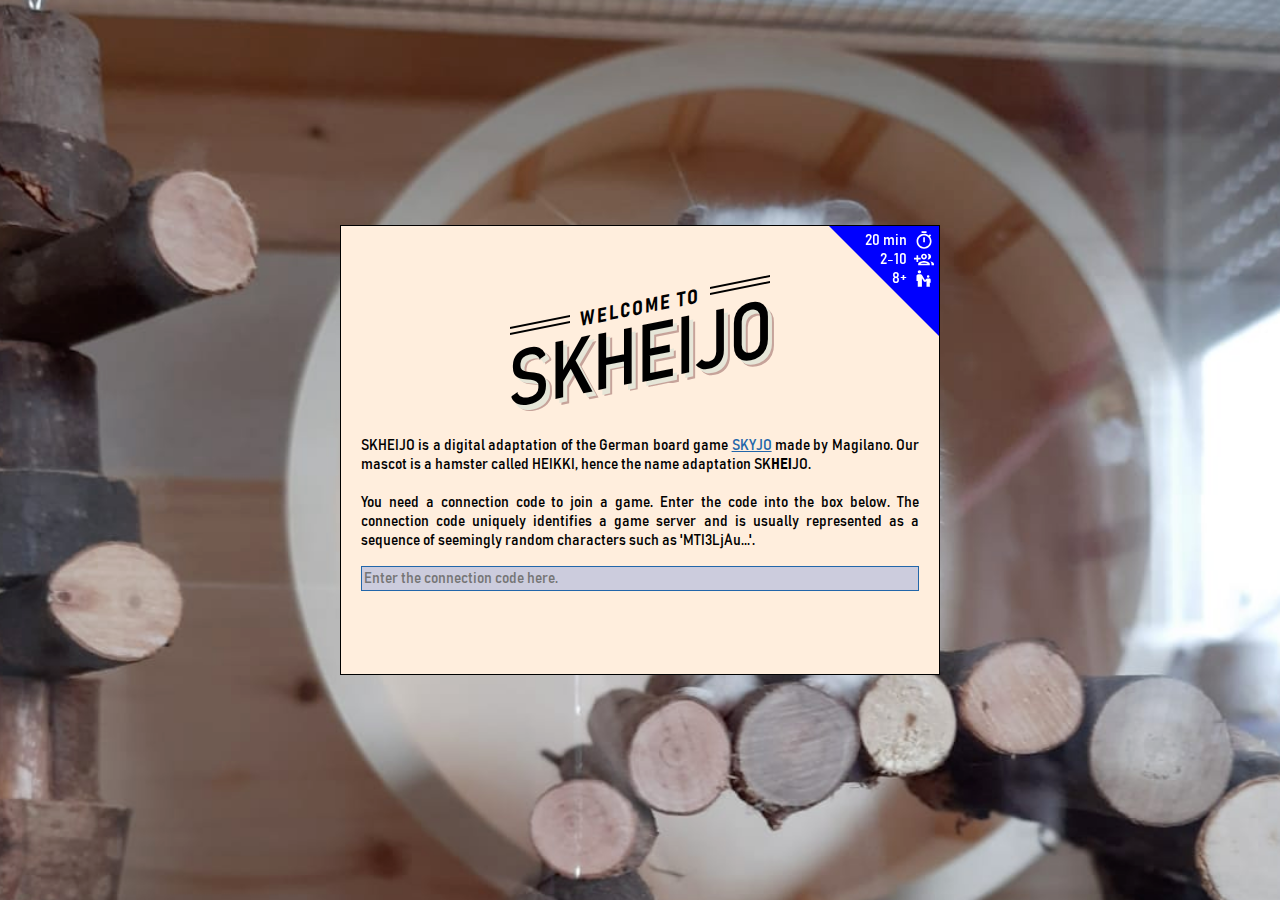
<file: web/index.html>
<!DOCTYPE html>
<html lang="en">
    <head>
        <meta charset="utf-8"/>
        <meta http-equiv="X-UA-Compatible" content="IE=edge"/>
        <meta http-equiv="X-UA-Compatible" content="chrome=1">
        <title>SKHEIJO</title>
        <!-- <meta id="viewport" name="viewport" content="width=device-width, initial-scale=1"> -->
        <meta id="viewport" name="viewport" content="user-scalable=yes">
        <link rel="preload" href="font/bahnschrift.woff2" as="font" type="font/woff2"/>
        <link rel="stylesheet" type="text/css" href="css/style.css"/>
        <link rel="icon" type="image/x-icon" href="img/favicon.ico"/>
        <link rel="shortcut icon" type="image/x-icon" href="img/favicon.ico"/>
        <link rel="preload" href="js/jquery.min.js" as="script"/>
    </head>
    <body>
        <canvas id="confetti-ego"></canvas>
        <div id="main-container">
            <div id="usage-container">
                <div id="usage-warning">
                    <h1>WARNING!</h1>
                    <noscript>
                        This site requires JavaScript to function properly.
                        Please enable JavaScript in your browser settings.
                    </noscript>
                    <div data-warning="version" class="hidden">
                        <p>
                            This site relies on modern web browser features such as ECMAScript 2017, modern CSS, async/await, flexboxes, etc. to provide a seamless experience.
                            <br/>
                            You seem to access this site from a older browser (<span id="current-browser"></span>) which only partially supports these featrues.
                            As such, it is advisable to switch to newer browser versions.
                            Please find an enumeration of supported browser versions below:
                        </p>
                        <table id="supported-browsers">
                        </table>
                        <hr/>
                    </div>
                    <div data-warning="size" class="hidden">
                        <p>
                            This site relies on your device to possess a screen with a minimum horizontal <b>AND</b> minimum vertical resolution of <span id="min-width">500</span> pixels.
                            </br>
                            You are seeing this message because your device might not have a screen large enough to display this page correctly.
                            Please note that some features might suffer and/or the page be unusable.
                        </p>
                        <p>
                            It is advisable to view this page on a tablet or computer, as these generally possess lager screens than mobile phones.
                        </p>
                        <hr/>
                    </div>
                    <button id="usage-warning-dismiss" class="hidden">
                        I KNOW WHAT I AM DOING.
                        &nbsp;
                        DISMISS THE WARNING.
                    </button>
                </div>
            </div>
            <div id="notification-container">
                <table width="100%">
                    <tr width="100%">
                        <td id="notification-icon"><img src="img/notifications.svg" width="30px"/></td>
                        <td id="notification-content" width="100%"></td>
                        <td id="notification-close"><img src="img/close.svg" width="30px"/></td>
                    </tr>
                </table>
            </div>
            <div id="unblock-container" class="hidden">
                <div id="unblock-instructions">
                    <h1>Certificate unblock instructions</h1>
                    <div id="instruction-selector">
                        <div class="tab-selector">
                            <div class="tab active" data-tab="chrome">Chrome</div>
                            <div class="tab" data-tab="safari">Safari</div>
                            <div class="tab" data-tab="firefox">Firefox</div>
                        </div>
                        <div class="tab-container">
                            <div class="tab" data-tab="chrome">
                                <ol>
                                    <li>Navigate to <a class="unblock-url" target="_blank" href></a>.</li>
                                    <li>
                                        You will be confronted with the following error message:
                                        <br/>
                                        <img src="img/certificate-instructions/chrome-1.png"/>
                                    </li>
                                    <li>
                                        Click on <kbd>Advanced</kbd>, and then on <kbd>Proceed to <span class="unblock-url"></span> (unsafe)</kbd>:
                                        <br/>
                                        <img src="img/certificate-instructions/chrome-2.png"/>
                                    </li>
                                    <li>
                                        You should now see a message stating that <span class="unblock-url"></span> is not returning any data:
                                        <br/>
                                        <img src="img/certificate-instructions/chrome-3.png"/>
                                        <br/>
                                        This means that everything is working as intended.
                                        You may now close the opened tab and reload this page.
                                        Contact the server administrator should the error still persist after a page reload.
                                    </li>
                                </ol>
                            </div>
                            <div class="tab hidden" data-tab="firefox">
                                <ol>
                                    <li>Navigate to <a class="unblock-url" target="_blank" href></a>.</li>
                                    <li>
                                        You will be confronted with the following error message:
                                        <br/>
                                        <img src="img/certificate-instructions/firefox-1.png"/>
                                    </li>
                                    <li>
                                        Click on <kbd>Advanced ...</kbd>, and then on <kbd>Accept the Risk and Continue</kbd>:
                                        <br/>
                                        <img src="img/certificate-instructions/firefox-2.png"/>
                                    </li>
                                    <li>
                                        You should now see a message stating that an error occurred while connecting to <span class="unblock-url"></span>:
                                        <br/>
                                        <img src="img/certificate-instructions/firefox-3.png"/>
                                        <br/>
                                        This means that everything is working as intended.
                                        You may now close the opened tab and reload this page.
                                        Contact the server administrator should the error still persist after a page reload.
                                    </li>
                                </ol>
                            </div>
                            <div class="tab hidden" data-tab="safari">
                                <ol>
                                    <li>Navigate to <a class="unblock-url" target="_blank" href></a>.</li>
                                    <li>
                                        You will be confronted with the following error message:
                                        <br/>
                                        <img src="img/certificate-instructions/safari-1.png"/>
                                    </li>
                                    <li>
                                        Click on <kbd>Show Details</kbd>, and then on <kbd>visit this website</kbd>:
                                        <br/>
                                        <img src="img/certificate-instructions/safari-2.png"/>
                                    </li>
                                    <li>
                                        Confirm that you want to visit the site:
                                        <br/>
                                        <img src="img/certificate-instructions/safari-3.png"/>
                                    </li>
                                    <li>
                                        You should now see a message stating that the connection to <span class="unblock-url"></span> was lost:
                                        <br/>
                                        <img src="img/certificate-instructions/safari-4.png"/>
                                        <br/>
                                        This means that everything is working as intended.
                                        You may now close the opened tab and reload this page.
                                        Contact the server administrator should the error still persist after a page reload.
                                    </li>
                                </ol>
                            </div>
                        </div>
                    </div>
                    <p>
                        <button id="close-unblock-container">Close instructions</button>
                    </p>
                </div>
            </div>
            <div id="login-container" class="hidden">
                <div id="login-form">
                    <div id="login-decoration">
                        <div class="decoration" data-decoration="time">20 min</div>
                        <div class="decoration" data-decoration="count">2-10</div>
                        <div class="decoration" data-decoration="age">8+</div>
                    </div>
                    <div id="login-loading">
                        <span>Connecting ...</span>
                    </div>
                    <div id="login-failed">
                        <span>
                            <h1>
                                <img src="img/failed.svg"/>
                                &nbsp;
                                Connection failed
                            </h1>
                            <p>
                                The connection code seems to be invalid or the game server could not be contacted.
                                Please try the following options should this issue persist over multiple retries:
                                <ul>
                                    <li>Verify that you entered the code correctly and that your internet connection is stable.</li>
                                    <li class="unblock-hint">
                                        This site uses an encryption certificate.
                                        Your web browser might be blocking the certificate for security reasons.
                                        <br/>
                                        <button id="unblock-cerificate">See instructions for un-blocking the certificate</button>
                                    </li>
                                    <li class="unblock-hint">
                                        Try using the un-encrypted variant of the site:
                                        <a class="insecure-url" href></a>
                                    </li>
                                    <li>
                                        Contact the person who gave you the connection code and/or the person who manages the game server.
                                        The reason could be that the game server is experiencing some down times.
                                        Furhtermore, the game server needs to be accessible to the wider internet.
                                        A connection failure may indicate that the server is inacessible due to firewall restrictions.
                                    </li>
                                </ul>
                            </p>
                            <button id="login-failed-dismiss">Dismiss message</button>
                        </span>
                    </div>
                    <div class="fancy-title">
                        <h3>WELCOME TO</h3>
                        <h1>SKHEIJO</h1>
                    </div>
                    <p>
                        SKHEIJO is a digital adaptation of the German board game <a href="https://www.magilano.com/produkt/skyjo" target="_blank">SKYJO</a> made by Magilano.
                        Our mascot is a hamster called HEIKKI, hence the name adaptation SK<b>HEI</b>JO.
                        <br/>
                        &nbsp;
                        <br/>
                        You need a connection code to join a game.
                        Enter the code into the box below.
                        The connection code uniquely identifies a game server and is usually represented as a sequence of seemingly random characters such as 'MTI3LjAu...'.
                    </p>
                    <input type="text" id="login-string" placeholder="Enter the connection code here."/>
                    <p>
                        <table width="100%">
                            <tr width="100%">
                                <td>
                                    <span id="login-hint" class="hidden">
                                        The code does not seem to be of the correct format.
                                    </span>
                                </td>
                                <td style="text-align: right">
                                    <button id="login-start" class="hidden">Connect ...</button>
                                </td>
                            </tr>
                        </table>
                    </p>
                </div>
            </div>
            <div id="username-container" class="hidden">
                <div id="username-form">
                    <h1>Welcome<span class="veteran"> back</span>!</h1>
                    <p>
                        In order to join a game, please select a name or alias.
                        <span class="veteran">
                            <br/>
                            This is the name you chose last time:
                        </span>
                    </p>
                    <p class="first-only">
                        It looks like you are currently connecting to the game for the first time.
                        We have therefore auto-generated a name for you.
                        You may change it below.
                        <br/>
                        You may also change the name at anytime in the settings menu.
                        <br/>
                        <br/>
                    </p>
                    <input type="text" id="username-input" placeholder="your name or alias" maxlength="32"/>
                    <p>
                        <div style="float:right">
                            <button id="username-generate">Generate a new name</button>
                            <button id="username-apply">Use the user name</button>
                        </div>
                    </p>
                    <span id="username-error"></span>
                </div>
            </div>
            <div id="game-container" class="hidden">
                <div class="menu-bar">
                    <div class="menu-item" data-tab="game"></div>
                    <div class="menu-item" data-tab="leaderboard"></div>
                    <div class="menu-item" data-tab="players"></div>
                    <div class="menu-item" data-tab="share"></div>
                    <div class="menu-item" data-tab="chat"></div>
                    <div class="menu-item" data-tab="notifications"></div>
                    <div class="menu-spacer"></div>
                    <div class="menu-item" data-tab="settings"></div>
                    <div class="menu-item" data-tab="help"></div>
                    <div class="menu-item" data-tab="logout"></div>
                </div>
                <div class="menu-content-holder">
                    <div id="main-game" class="menu-content hidden" data-tab="game">
                        <div class="game-state">
                            <table>
                                <tr>
                                    <td>
                                        Current game state:
                                    </td>
                                    <td id="game-state-text"></td>
                                </tr>
                                <tr>
                                    <td>
                                        Connected players:
                                    </td>
                                    <td id="game-player-count"></td>
                                </tr>
                            </table>
                            <button id="game-join" class="hidden">Join Game</button>
                            <button id="game-leave" class="hidden">Leave Game</button>
                            <button id="admin-start-game" class="admin-only hidden">Start Game</button>
                            <button id="admin-stop-game" class="admin-only hidden">Stop Game</button>
                            <button id="admin-reset-game" class="admin-only hidden">Clear/Reset Game</button>
                        </div>
                        <div class="playing-field-holder">
                            <div id="players" class="playing-field">
                            </div>
                        </div>
                        <div class="ego-side">
                            <div id="ego-player"></div>
                            <div class="right-side">
                                <div class="piles">
                                    <div id="draw-pile" class="pile" data-annotation="draw pile" data-pile="draw"></div>
                                    <div id="discard-pile" class="pile" data-annotation="discard pile" data-pile="discard"></div>
                                    <div id="animation-pile" class="pile" data-pile="animation"></div>
                                </div>
                                <div id="instructions"></div>
                            </div>
                        </div>
                        <span id="final-round-warning"></span>
                    </div>
                    <div class="menu-content hidden" data-tab="players">
                        <h1>Player overview <span class="admin-only">and user management</span></h1>
                        <p>
                            The following list enumerates all players connected to the current server.
                            Note that not all players who are connected to the servers are part of the current game.
                            This occures e.g. when a player connects to the server <i>after</i> a game has been started.
                            Switch to the <a href="#leaderboard">leaderboard tab (<img src="img/menu-leaderboard.svg" style="height: .8em;"/>)</a> for an overview of all players in the current game.
                            <br/>
                            The following list highlights administrators with a badge (<img src="img/admin.svg" style="height: .8em;"/>).
                        </p>
                        <br/>
                        <p>
                            <span id="player-count">0</span> player(s) are currently connected:
                        </p>
                        <div id="player-list"></div>
                        <p class="admin-only">
                            <br/>
                            Players can be elevated to administrator by editing the document <code>server-config.json</code> and
                            adding the respective UUIDs to the <code>/admin_uuids</code>-element.
                            The server must not be running for the changes to take effect - they are overwritten otherwise.
                        </p>
                    </div>
                    <div class="menu-content hidden" data-tab="leaderboard">
                        <h1>Game League Table</h1>
                        <p>
                            The following list enumerates all players participating in the current game ordered by their current points.
                            Please note that the best SKHEIJO players aim for the lowest point score.
                        </p>
                        <div id="leaderboard-list"></div>
                        <br/>
                        <h1>All-time Server Highscores</h1>
                        <p>
                            The following list enumerates all highscores achieved by players on this server.
                            Please note that the best SKHEIJO players aim for the lowest point score.
                        </p>
                        <div id="highscore-list"></div>
                        <p class="admin-only">
                            To delete the server highscores, please navigate to the document <code>server-config.json</code> and remove
                            the element <code>/high_scores</code>.
                            The server must not be running for the changes to take effect - they are overwritten otherwise.
                        </p>
                    </div>
                    <div class="menu-content hidden" data-tab="notifications">
                        <h1>Notification Overview</h1>
                        <p>
                            The following list contains all notifications received from the server and other players in chronological order.
                            The most recent notification can be found at the top, while older notifications can be found further down the list.
                            Critical notifications or error warnings are prefixed with a circled exclamation mark (<img src="img/notifications-failure.svg" style="height: .8em;"/>).
                        </p>
                        <div class="notification-list-wrapper">
                            <div id="notification-list"></div>
                        </div>
                    </div>
                    <div class="menu-content hidden" data-tab="logout">
                        <h3>Are you sure that you want to logout?</h3>
                        <p>
                            <button id="logout-button">Yes. Log me out.</button>
                        </p>
                        <br/>
                        <p>
                            Press the following button if you want to be logged out <b><i>and</i></b> your identity removed.
                        </p>
                        <p>
                            <b>WARNING:</b>
                            The removal of your identity will reset your name and your administrator rights (should you possess any).
                        </p>
                        <p>
                            <button id="reset-logout-button">I know what I'm doing. Reset my identity and log me out.</button>
                        </p>
                    </div>
                    <div class="menu-content hidden" data-tab="share">
                        <h1>Share this game</h1>
                        <p>
                            In order to share a this game with somebody, use the share buttons or copy the following link:
                        </p>
                        <p style="font-size: 1.2em;">
                            <a id="share-url" href></a>
                        </p>
                        <div id="share-container">
                            <button class="share" data-service="whatsapp">WhatsApp</button>
                            <button class="share" data-service="twitter">Twitter</button>
                            <button class="share" data-service="facebook">Facebook</button>
                            <button class="share" data-service="threema">Threema</button>
                            <button class="share" data-service="reddit">Reddit</button>
                            <button class="share" data-service="linkedin">LinkedIn</button>
                            <button class="share" data-service="tumblr">Tumblr</button>
                            <button class="share" data-service="pinterest">Pinterest</button>
                            <button class="share" data-service="telegram">Telegram</button>
                            <button class="share" data-service="vk">ВКонта́кте</button>
                            <button class="share" data-service="skype">Skype</button>
                            <button class="share" data-service="sms">SMS</button>
                            <button class="share" data-service="email">E-Mail</button>
                            <button class="share" data-service="native">Share ...</button>
                        </div>
                        <div class="qr-wrapper"></div>
                    </div>
                    <div class="menu-content hidden" data-tab="help">
                        <h1>Help / About</h1>
                        <p>
                            [TODO]
                        </p>
                        <h2>Game Rules and Usage</h2>
                        <p>
                            SKHEIJO is a fairly straight-forward and simple game.
                            It consists of (at least) 150 cards, each with a numeric value reaching from -2 to +12.
                            The primary goal is to score as few points as possible.
                        </p>
                        <p>
                            A game of SKHEIJO is played as follows:
                        </p>
                        <p>
                            <ol>
                                <li>
                                    Two to ten players join a game.
                                    This can be done by clicking on the <kbd>Join Game</kbd>-button in the game tab.
                                    Please note that a game can only be joined if it has not yet been started.
                                </li>
                                <li>
                                    An administrator starts the game if two or more people have joined the game.
                                    <br/>
                                    <b>
                                        Note to Administrators:
                                    </b>
                                    This can either be done using the server command line
                                    by typing the command "<code>deal</code>" (short for "deal cards"), or by pressing
                                    the <kbd>Start Game</kbd>-button.
                                </li>
                                <li>
                                    After the game has been started, every player uncovers two cards.
                                    This can be done by tapping on any card with a blue outline:
                                    <br/>
                                    <img src="img/help/help-01.png" height="200"/>
                                    <img src="img/help/help-02.png" height="200"/>
                                </li>
                                <li>
                                    Each round is played as follows:
                                    <ol>
                                        <li>
                                            A blue border around the player's game field indicates that it is their turn to play.
                                        </li>
                                        <li>
                                            The current player can now draw a card from either the draw pile or the discard pile.
                                            This is done by dragging the card from the respective pile to the pile labelled "currently drawn".
                                            <br/>
                                            <img src="img/help/help-03.png" height="150"/>
                                            <img src="img/help/help-04.png" height="150"/>
                                        </li>
                                        <li>
                                            The player now has two possibilities:
                                            <ol>
                                                <li>
                                                    The player swaps the currently drawn card with one of their own.
                                                    This is performed by dragging the card onto the desired pile.
                                                    The destination pile can contain an uncovered or non-uncoverd card.
                                                    Valid dragging destinations are highlighted in green.
                                                    <br/>
                                                    <img src="img/help/help-05.png" height="200"/>
                                                    <img src="img/help/help-06.png" height="200"/>
                                                    <br/>
                                                    The player now discards the swapped card by dragging it onto the discard pile.
                                                    <br/>
                                                    <img src="img/help/help-07.png" height="150"/>
                                                </li>
                                                <li>
                                                    The player discards the currently drawn card.
                                                    This is performed by dragging the card onto the discard pile.
                                                    The player is then required to uncover one of their own cards.
                                                    This can be done by tapping any of the cards highlighted in blue.
                                                    <br/>
                                                    <!-- <img src="img/help/help-07.png" height="150"/> -->
                                                    <img src="img/help/help-08.png" height="200"/>
                                                    <img src="img/help/help-09.png" height="200"/>
                                                </li>
                                            </ol>
                                        </li>
                                        <li>
                                            If any action performed by the player (swapping cards, uncovering cards, etc.) results in a column of identical cards, the column will be removed immediately.
                                            <br/>
                                            <img src="img/help/help-10.png" height="200"/>
                                            <img src="img/help/help-11.png" height="200"/>
                                        </li>
                                    </ol>
                                </li>
                                <li>
                                    If a player's game field only consists of uncovered cards, the final round is initiated.
                                    All players are notified of the final round via a notification.
                                    <br/>
                                    <img src="img/help/help-14.png"/>
                                </li>
                                <li>
                                    After the final round has been played, all covered cards will be uncovered.
                                    Every player's point score is determined by the sum of all card values.
                                    The player with the lowest point score wins the game.
                                    <br/>
                                    <br/>
                                    <b>
                                        Please note that a player's final score will be doubled if he or she finishes last.
                                        It is therefore generally not advisable to initiate the final round.
                                    </b>
                                    <br/>
                                    <img src="img/help/help-12.png" height="200"/>
                                    <img src="img/help/help-13.png" height="200"/>
                                </li>
                            </ol>
                        </p>
                        TODO: usage instructions
                    </div>
                    <div class="menu-content hidden" data-tab="settings">
                        <h1>User Settings</h1>
                        <p>
                            The following text field contains your player UUID.
                            UUID stands for 'Universally Unique Identifier' and uniquely identifies you on the game server.
                            Do not share your UUID with other players &#8212; only with the server administrator when required to do so.
                            You can reset your UUID in the <a href="#logout">logout menu (<img src="img/menu-logout.svg" style="height: .8em;"/>)</a>.
                        </p>
                        <code id="user-uuid">{00000000-0000-0000-0000-000000000000}</code>
                        <p>
                            You can change your user name / alias in the text box below.
                            Confirm your change by typing <kbd>ENTER</kbd>.
                        </p>
                        <p>
                            <input id="user-name" type="text" placeholder="Username with a length of 2..32 characters" maxlength="32"/>
                        </p>
                        <span id="user-error"></span>
                        <br/>
                        <h1>Other Settings</h1>
                        <p>
                            TODO: auto login<br/>
                        </p>
                        <div class="admin-only">
                            <h1>Game Settings</h1>
                            <p>
                                You can change the number of initial rows and columns of cards for each player using the following two input fields:
                            </p>
                            <p>
                                <input id="init-board-rows" type="number" min="2" max="5" value="3" placeholder="3"/> Rows
                                &nbsp;x&nbsp;
                                <input id="init-board-cols" type="number" min="2" max="10" value="4" placeholder="4"/> Columns
                            </p>
                            <p>
                                <button id="change-init-board-size">Change the number of initial rows and columns</button>
                                <br/>
                                <b>Warning:</b>
                                Changing the size may cause the current game to be stopped and/or reset.
                            </p>
                            <p>
                                The initial board size may also be changed by navigating to the document <code>server-config.json</code>
                                and changing the values of <code>/init_board_size/rows</code> and <code>/init_board_size/rows</code> manually.
                                <br/>
                                The server must not be running for the changes to take effect -- they are overwritten otherwise.
                            </p>
                            <hr/>
                            <h1>Shut down the Server</h1>
                            <button id="shut-down-server">
                                I KNOW WHAT I'M DOING.
                                <br/>
                                I KNOW THAT I'LL HAVE TO RESTART THE SERVER MANUALLY.
                                I HAVE PHYSICALL ACCESS TO THE MACHINE ON WHICH THE SERVER IS RUNNING.
                                I KNOW HOW TO RESTART THE SERVER AND/OR HOW TO USE THE COMMAND LINE.
                            </button>
                        </div>
                    </div>
                    <div class="menu-content hidden" data-tab="chat">
                        <div class="chat-container">
                            <div class="chat-header">
                                <h1>Server-wide chat room</h1>
                                <span class="admin-only">
                                    <b>Note to Administrators:</b>
                                    You can edit and/or clear the chat by modifying the document
                                    <code>chat-messages.json</code> <b>after</b> shutting down the server.
                                </span>
                            </div>
                            <div id="chat-message-list" class="chat-messages"></div>
                            <div class="chat-footer">
                                <div id="chat-mention-menu" class="hidden"></div>
                                <div id="chat-input">
                                    <div class="input" contenteditable="true" spellcheck="true"></div>
                                    <div class="placeholder">Type your message here</div>
                                </div>
                                <div id="chat-mention"></div>
                                <div id="chat-send" class="hidden"></div>
                            </div>
                        </div>
                    </div>
                </div>
            </div>
            <div id="background-container">
                <div class="fancy-title">
                    <h1>SKHEIJO</h1>
                    <h3>A HEIKKI GAME</h3>
                </div>
            </div>
        </div>
        <script>
            var on_page_loaded = undefined;
        </script>
        <script type="text/javascript" src="js/jquery.min.js"></script>
        <script type="text/javascript" src="js/jquery-ui.min.js"></script>
        <script type="text/javascript" src="js/jquery-ui-touch.min.js"></script>
        <script type="text/javascript" src="js/confetti.js"></script>
        <script type="text/javascript" src="js/qrcode.js"></script>
        <script type="text/javascript" src="js/uuid.js"></script>
        <script type="text/javascript" src="js/browser.js"></script>
        <script type="text/javascript" src="js/script.js"></script>
        <script async src="https://www.googletagmanager.com/gtag/js?id=G-X58DTKP1DB"></script>
        <script>
            window.dataLayer = window.dataLayer || [];

            function gtag() { dataLayer.push(arguments); }

            gtag('js', new Date());
            gtag('config', 'G-X58DTKP1DB');
        </script>
    </body>
</html>
</file>
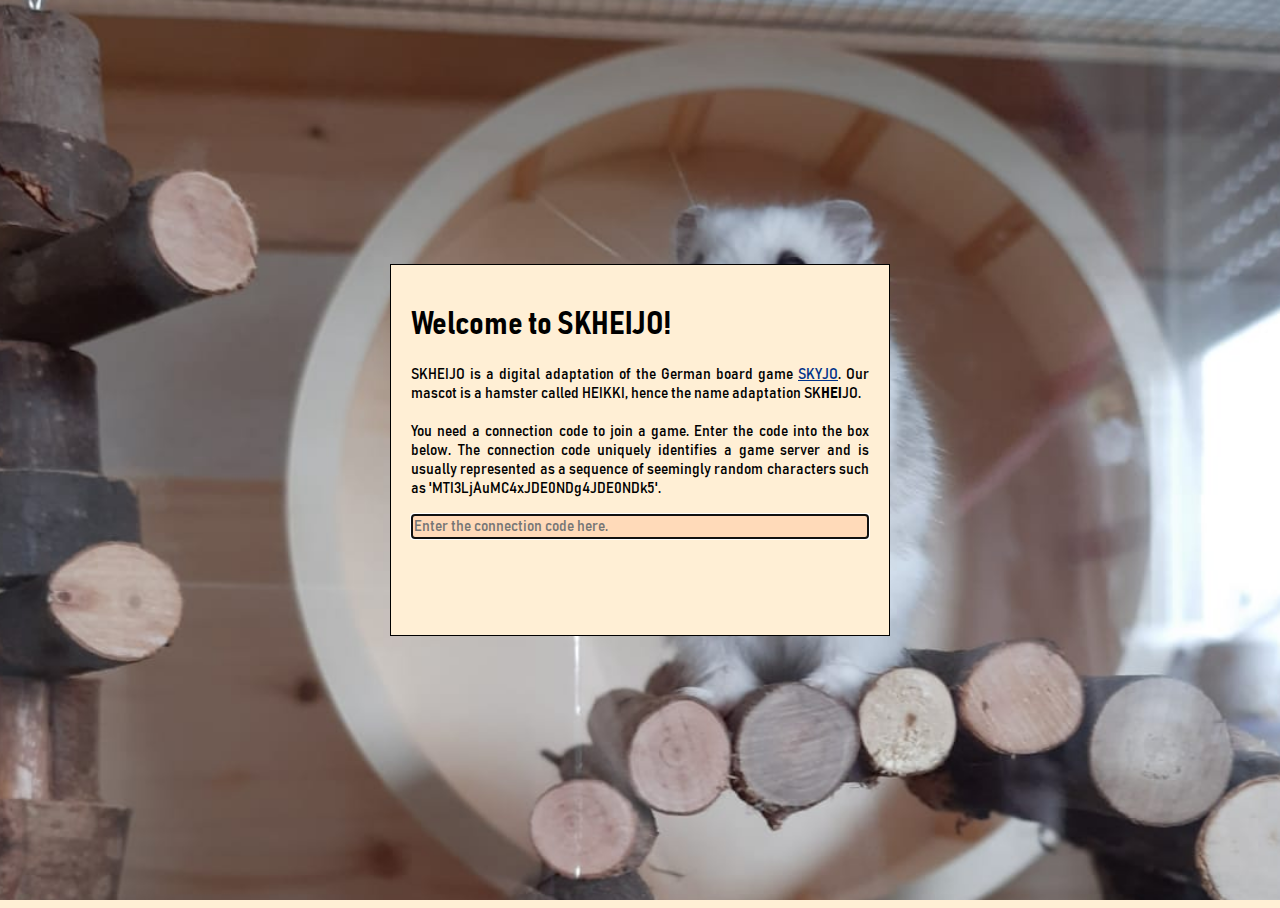
<file: Server/web/index.html>
<!DOCTYPE html>
<html lang="en">
    <head>
        <meta charset="utf-8"/>
        <meta http-equiv="X-UA-Compatible" content="IE=edge"/>
        <meta http-equiv="X-UA-Compatible" content="chrome=1">
        <title>SKHEIJO</title>
        <!-- <meta name="viewport" content="width=device-width, initial-scale=1"> -->
        <meta name="viewport" content="width=800, user-scalable=yes">
        <link rel="shortcut icon" type="image/x-icon" href="favicon.ico"/>
        <link rel="icon" type="image/x-icon" href="favicon.ico"/>
        <link rel="stylesheet" type="text/css" href="css/style.css"/>
    </head>
    <body>
        <div id="main-container">
            <div id="notification-container">
                <table width="100%">
                    <tr width="100%">
                        <td id="notification-icon"><img src="img/notifications.svg" width="30px"/></td>
                        <td id="notification-content" width="100%"></td>
                        <td id="notification-close"><img src="img/close.svg" width="30px"/></td>
                    </tr>
                </table>
            </div>
            <div id="login-container">
                <div id="login-form">
                    <div id="login-loading">
                        <span>Connecting ...</span>
                    </div>
                    <div id="login-failed">
                        <span>
                            <h1>Connection failed</h1>
                            <p>
                                The connection code seems to be invalid or the game server could not be contacted.
                                Please verify that you entered the code correctly and that your internet connection is stable.
                            </p>
                            <p>
                                Consider contacting the person who gave you the connection code should this error persist over multiple retries.
                                The reason could be that the game server is experiencing some down times.
                                Furhtermore, the game server needs to be accessible to the wider internet.
                                A connection failure may indicate that the server is inacessible due to firewall restrictions.
                            </p>
                            <button id="login-failed-dismiss">Dismiss message</button>
                        </span>
                    </div>
                    <h1>Welcome to SKHEIJO!</h1>
                    <p>
                        SKHEIJO is a digital adaptation of the German board game <a href="https://www.magilano.com/produkt/skyjo" target="_blank">SKYJO</a>.
                        Our mascot is a hamster called HEIKKI, hence the name adaptation SK<b>HEI</b>JO.
                        <br/>
                        &nbsp;
                        <br/>
                        You need a connection code to join a game.
                        Enter the code into the box below.
                        The connection code uniquely identifies a game server and is usually represented as a sequence of seemingly random characters such as 'MTI3LjAuMC4xJDE0NDg4JDE0NDk5'.
                    </p>
                    <input type="text" id="login-string" placeholder="Enter the connection code here."/>
                    <p>
                        <table width="100%">
                            <tr width="100%">
                                <td>
                                    <span id="login-hint" class="hidden">
                                        The code does not seem to be of the correct format.
                                    </span>
                                </td>
                                <td>
                                    <button id="login-start" class="hidden">Connect ...</button>
                                </td>
                            </tr>
                        </table>
                    </p>
                </div>
            </div>
            <div id="game-container">

            </div>
        </div>
        <script type="text/javascript" language="javascript" src="js/jquery.js"></script>
        <script type="text/javascript" language="javascript" src="js/guid.js"></script>
        <script type="text/javascript" language="javascript" src="js/cookie.js"></script>
        <script type="text/javascript" language="javascript" src="js/script.js"></script>
    </body>
</html>
</file>
<file: web/css/style.css>
@charset "UTF-8";
@import '../font/bahnschrift.css';


:root {
    --font-main: 'Bahnschrift', 'Helvetica', 'Arial', 'Lucida Grande', sans-serif;
    --font-mono: 'Consolas', 'Courier New', 'Courier', 'Lucida Console', 'Ubuntu Mono', monospace;

    --color-fg:                  #000;
    --color-gray:                #888;
    --color-bg:                  #FED;
    --color-bg-badge:            #9AE;
    --color-bg-transparent:      #FFEEDD99;
    --color-bg-hover:            #EDC;
    --color-bg-active:           #CB9;
    --color-control-bg:          #DCC;
    --color-control-bg-hover:    #CBB;
    --color-control-bg-active:   #BAA;
    --color-control-bg-disabled: var(--color-gray);
    --color-control-fg-disabled: #555;
    --color-control-fg-focused:  #26A;
    --color-control-bg-focused:  #CCD;
    --color-links:               #26A;

    --font-size: 12pt;

    --decoration-size: 110px;
    --badge-size: 50px;
    --menu-size: 50px;
    --min-width: 600px;
    --card-border: 4px;
    --card-height: 70px;
    --card-width: 50px;
    --player-width: 320px;
    --player-height: 300px;
    --player-scale: .8;

    background-color: var(--color-bg);
    font-family: var(--font-main);
    font-size: var(--font-size);
    color: var(--color-fg);
}

* {
    -webkit-box-sizing: border-box;
       -moz-box-sizing: border-box;
            box-sizing: border-box;

    transition: opacity .3s;
}

.hidden,
.hidden * {
    -webkit-touch-callout: none;
    -webkit-user-select: none;
     -khtml-user-select: none;
       -moz-user-select: none;
        -ms-user-select: none;
            user-select: none;
    pointer-events: none;
    opacity: 0;
}

.admin-only:not(.hidden),
.admin-only:not(.hidden) * {
    display: none;
}

#main-container.admin .admin-only:not(.hidden),
#main-container.admin .admin-only:not(.hidden) * {
    display: revert;
}

input,
button,
textarea {
    border-radius: 0px;
    border: 1px solid var(--color-fg);
    background-color: var(--color-control-bg);
    font-family: var(--font-main);
    font-size: var(--font-size);
    color: var(--color-fg);
    padding: 2px;

    transition: color .3s, background-color .3s;
}

input:hover,
button:hover {
    background-color: var(--color-control-bg-hover);
    border-color: var(--color-fg-hover);
    color: var(--color-fg-hover);
}

input:active,
button:active {
    background-color: var(--color-control-bg-active);
    border-color: var(--color-fg-active);
    color: var(--color-fg-active);
}

input:disabled,
input[disabled],
button:disabled,
button[disabled],
textarea:disabled,
textarea[disabled] {
    background-color: var(--color-control-bg-disabled);
    border-color: var(--color-control-fg-disabledled);
    color: var(--color-control-fg-disabledled);
}

button:focus,
input:focus {
    background-color: var(--color-control-bg-focused);
    border-color: var(--color-control-fg-focused);
    color: var(--color-control-fg-focused);
    outline: 0;
}

button,
input[type="button"] {
    cursor: pointer;
}

hr {
    border: 0px solid transparent;
    border-bottom: 1px solid var(--color-fg);
}

a {
    text-decoration: underline;
    color: var(--color-links);
    cursor: pointer;
}

kbd {
    background-color: var(--color-bg-active);
    border: 1px solid var(--color-gray);
    font-family: var(--font-main);
    padding: 3px;
}

li {
    margin: 3px;
}

.emoji {
    font-size: .8em;
}




html {
    /* overflow: hidden; */
    height: 100%;
}

body {
    overflow: hidden;
    min-height: 100%;
    margin: 0px;
}

body.ready {
    min-width: var(--min-width);
}

#confetti-ego,
#confetti-other,
#background-container {
    -webkit-touch-callout: none;
    -webkit-user-select: none;
     -khtml-user-select: none;
       -moz-user-select: none;
        -ms-user-select: none;
            user-select: none;
    background: transparent;
    pointer-events: none;
    height: 100%;
    width: 100%;
    bottom: 0px;
    right: 0px;
    left: 0px;
    top: 0px;
}

#confetti-ego {
    position: fixed;
    z-index: 5000;
}

#background-container {
    justify-content: center;
    align-items: center;
    position: fixed;
    display: flex;
    z-index: -10;
    opacity: 0;

    transition: opacity 2s;
    transition-delay: .2s;
}

body.ready #background-container {
    opacity: .5;
}

#background-container .fancy-title {
    transform: scale(2);
}

#main-container {
    background-image: url('../img/banner-vertical.png');
    background-position: center center;
    background-repeat: no-repeat;
    background-size: cover;
    position: fixed;
    height: 100%;
    width: 100%;
    bottom: 0px;
    right: 0px;
    left: 0px;
    top: 0px;
}

@media (min-aspect-ratio: 1/1) {
    #main-container {
        background-image: url('../img/banner-horizontal.png');
    }
}

#notification-container {
    border-radius: 10px;
    background-color: forestgreen;
    pointer-events: none;
    color: whitesmoke;
    justify-content: left;
    align-items: center;
    position: fixed;
    padding: 10px;
    z-index: 100;
    min-height: 50px;
    margin: 5px;
    right: 0px;
    left: 0px;
    top: 0px;

    transform: translateY(-200%);
    transition: all .4s;
}

#main-container[data-tab="game"] #notification-container {
    border-radius: 10px;
    min-width: 300px;
    margin: 5px;
    width: 50%;
    left: var(--menu-size);
    top: var(--menu-size);
    right: unset;
}

#notification-container.error {
    background-color: firebrick;
}

#notification-container.visible {
    transform: translateY(0%) !important;
    pointer-events: all;
}

#notification-close,
#notification-icon {
    padding: 0px 10px;
}

#notification-close {
    cursor: pointer;
}

#game-container,
#login-container,
#username-container,
#unblock-container,
#usage-container {
    align-content: center;
    align-items: center;
    position: absolute;
    display: flex;
    height: 100%;
    width: 100%;
    margin: 0px;
    bottom: 0px;
    right: 0px;
    left: 0px;
    top: 0px;
}

#login-container,
#username-container {
    justify-content: center;
    align-items: center;
    display: flex;
}

#login-form,
#username-form,
#usage-warning,
#unblock-instructions {
    border: 1px solid var(--color-fg);
    background-color: var(--color-bg);
    text-align: justify;
    word-break: normal;
    position: relative;
    /* overflow-y: auto; */
    padding: 20px;
    margin: auto;
    max-height: calc(100% - 100px);
    width: var(--min-width);
}

#usage-warning {
    background-color: lightcoral;
    color: darkred;
    z-index: 1000;
}

#usage-container hr {
    border: 0px solid transparent;
    border-bottom: 1px solid darkred;
}

#usage-warning-dismiss {
    border: 1px solid darkred;
    background-color: pink;
    font-weight: bold;
    color: darkred;
}

#usage-warning .hidden {
    display: none;
}

#login-decoration,
#login-loading,
#login-failed {
    pointer-events: none;
    position: absolute;
    margin: 0px;
    right: 0px;
    top: 0px;
}

#login-decoration {
    border: 0px solid transparent;
    height: var(--decoration-size);
    width: var(--decoration-size);
    justify-content: flex-start;
    flex-direction: column;
    align-items: flex-end;
    color: white;
    display: flex;
    z-index: 15;
}

#login-decoration::before {
    border: 0px solid transparent;
    border-left: var(--decoration-size) solid transparent;
    border-top: var(--decoration-size) solid blue;
    border-style: solid;
    position: absolute;
    content: '';
    z-index: -1;
    height: 0px;
    width: 0px;
    right: 0px;
}

#login-decoration .decoration {
    background-repeat: no-repeat;
    background-position: right;
    background-size: contain;
    background-size: 20px;
    padding-right: 27px;
    margin-right: 5px;
}

#login-decoration .decoration:first-of-type {
    margin-top: 5px;
}

#login-decoration .decoration[data-decoration="age"] {
    background-image: url('../img/decoration-child.svg');
}

#login-decoration .decoration[data-decoration="count"] {
    background-image: url('../img/decoration-group.svg');
}

#login-decoration .decoration[data-decoration="time"] {
    background-image: url('../img/decoration-time.svg');
}

.fancy-title {
    margin: 0px auto 50px auto;
    text-align: center;
    width: 100%;
}

#login-form .fancy-title {
    margin: 50px auto;
}

.fancy-title h1,
.fancy-title h3 {
    -webkit-transform: matrix(1, -.2, 0, 1, 0, 0);
        -ms-transform: matrix(1, -.2, 0, 1, 0, 0);
            transform: matrix(1, -.2, 0, 1, 0, 0);
}

.fancy-title h1 {
    text-shadow: 4px 5px #e6e6d8, 6px 7px #c6a39a;
    font-weight: normal;
    font-size: 80px;
    margin: -20px;
}

.fancy-title h3 {
    letter-spacing: .1em;
    position: relative;
    font-weight: 700;
    font-size: 20px;
    margin: 10px;
}

.fancy-title h3:before,
.fancy-title h3:after {
    border-bottom: 2px solid var(--color-fg);
    border-top: 2px solid var(--color-fg);
    position: absolute;
    content: '';
    height: 4px;
    width: 60px;
}

.fancy-title h3:before {
    margin: 5px 0 0 -70px;
}

.fancy-title h3:after {
    margin: 5px 0 0 10px;
}

#login-loading,
#login-failed {
    background-color: var(--color-bg);
    pointer-events: none;
    justify-content: center;
    align-items: center;
    display: none;
    height: 100%;
    width: 100%;
    bottom: 0px;
    left: 0px;

    opacity: 0;
}

#login-loading {
    z-index: 20;
}

#login-failed {
    z-index: 21;
}

#login-form.loading #login-loading,
#login-form.failed #login-failed {
    pointer-events: all;
    display: flex;
    opacity: 1;
}

#login-loading span {
    padding-bottom: 100px;
    font-size: 3em;
}

#login-loading span::after {
    background-image: url('../img/loading.svg');
    left: calc(50% - 50px);
    position: absolute;
    display: block;
    height: 100px;
    width: 100px;
    content: '';

    -webkit-animation: spin 6s linear infinite;
       -moz-animation: spin 6s linear infinite;
            animation: spin 6s linear infinite;
}

#login-failed span {
    text-align: justify;
    word-break: normal;
    padding: 20px;
}

#user-uuid,
#user-name,
#share-url,
#login-string,
#logout-button,
#username-input,
#login-failed-dismiss,
#close-unblock-container,
#usage-warning-dismiss,
#reset-logout-button,
#shut-down-server {
    width: 100%;
}

#login-start,
#username-apply,
#username-generate {
    min-width: 200px;
}

#login-hint {
    font-style: italic;
    font-weight: bold;
    font-size: .9em;
    color: firebrick;
}

@keyframes spin {
    100% {
        transform: rotate(360deg);
    }
}

#username-container .first-only,
#username-container:not(.first-time) .first-only {
    display: hidden;
}

#username-container.first-time .first-only {
    display: unset;
}

#username-error {
    font-style: italic;
    color: firebrick;
}

#game-container {
    position: fixed;
    height: 100%;
    bottom: unset;
}

#unblock-instructions {
    flex-direction: column;
    text-align: left;
    display: flex;
    height: 600px;
    z-index: 100;
}

#unblock-instructions img {
    max-width: 98%;
}

#unblock-cerificate {
    margin: 2px 0px 5px 0px;
    width: 350px;
}

#instruction-selector {
    border: 1px solid var(--color-fg);
    flex-flow: column;
    display: flex;
    min-height: 100px;
}

#instruction-selector .tab-selector {
    border-bottom: 1px solid var(--color-fg);
    background-color: var(--color-control-bg);
    flex-flow: row;
    display: flex;
    height: 40px;
    width: 100%;
}

#instruction-selector .tab-selector .tab {
    border-right: 1px solid var(--color-fg);
    background-color: var(--color-bg);
    justify-content: center;
    align-items: center;
    font-weight: bold;
    cursor: pointer;
    min-width: 70px;
    display: flex;
}

#instruction-selector .tab-container {
    overflow-y: auto;
    width: 100%;
    flex: 1;
}

#instruction-selector .tab-container .tab.hidden {
    display: none;
}

.menu-bar {
    border-right: 1px solid var(--color-fg);
    background-color: var(--color-bg);
    background-repeat: no-repeat;
    background-image: url('../img/icon.png');
    background-position: 5px 5px;
    background-size: calc(var(--menu-size) - 10px);
    position: absolute;
    flex-flow: column;
    overflow: auto;
    display: flex;
    padding: 50px 0px 0px 0px;
    height: 100%;
    width: calc(var(--menu-size) + 1px);
    z-index: 20;
    bottom: 0px;
    left: 0px;
    top: 0px;
}

.menu-spacer {
    /* min-height: var(--menu-size); */
    width: var(--menu-size);
    height: 100%;
}

.menu-item {
    background-position: center;
    background-repeat: no-repeat;
    background-size: calc(var(--menu-size) - 20px);
    min-height: var(--menu-size);
    height: var(--menu-size);
    width: var(--menu-size);
    cursor: pointer;
    padding: 10px;
}

.menu-item:hover,
#instruction-selector .tab-selector .tab:hover {
    background-color: var(--color-bg-hover);
}

.menu-item:active,
.menu-item.active,
#instruction-selector .tab-selector .tab:active,
#instruction-selector .tab-selector .tab.active {
    background-color: var(--color-bg-active);
}

.menu-item[data-tab="game"] {
    background-image: url('../img/menu-cards.svg');
    transform: rotate(180deg);
}

.menu-item[data-tab="leaderboard"] {
    background-image: url('../img/menu-leaderboard.svg');
}

.menu-item[data-tab="notifications"] {
    background-image: url('../img/menu-notifications.svg');
}

.menu-item[data-tab="settings"] {
    background-image: url('../img/menu-settings.svg');
}

.menu-item[data-tab="players"] {
    background-image: url('../img/menu-players.svg');
}

.menu-item[data-tab="share"] {
    background-image: url('../img/menu-share.svg');
}

.menu-item[data-tab="chat"] {
    background-image: url('../img/menu-chat.svg');
}

.menu-item[data-tab="help"] {
    background-image: url('../img/menu-help.svg');
}

.menu-item[data-tab="logout"] {
    background-image: url('../img/menu-logout.svg');
}

.menu-item::after {
    background-color: var(--color-bg);
    background-repeat: no-repeat;
    background-size: contain;
    position: relative;
    display: block;
    bottom: -16px;
    right: -16px;
    height: 16px;
    width: 16px;
}

.menu-item:hover::after {
    background-color: var(--color-bg-hover);
}

.menu-item:active::after,
.menu-item.active::after {
    background-color: var(--color-bg-active);
}

.menu-item[data-tab="notifications"][data-count]::after {
    content: '(' attr(data-count) ')';
    font-weight: bold;
    font-size: .8em;
}

#main-container.admin .menu-item[data-tab="players"]::after,
#main-container.admin .menu-item[data-tab="settings"]::after {
    background-image: url('../img/admin.svg');
    background-position: center;
    content: '';
}

.menu-content-holder {
    background-color: var(--color-bg-transparent);
    position: absolute;
    padding: 0px 0px 0px calc(var(--menu-size) + 1px);
    height: 100%;
    width: 100%;
    bottom: 0px;
    right: 0px;
    left: 0px;
    top: 0px;
}

.menu-content {
    text-align: justify;
    position: absolute;
    word-break: normal;
    word-wrap: normal;
    overflow-y: auto;
    padding: 20px;
    height: 100%;
}

.menu-content[data-tab="notifications"] {
    flex-direction: column;
    display: flex;
}

span.player-name {
    color: var(--color-control-fg-focused);
}

span.player-name[data-admin]::before,
span.player-name[data-server]::before {
    background-repeat: no-repeat;
    background-size: 100%;
    display: inline-block;
    content: '';
    height: .8em;
    width: .8em;
}

span.player-name[data-admin]::before {
    background-image: url('../img/admin.svg');
}

span.player-name[data-server]::before {
    background-image: url('../img/server.svg');
}

span.player-name[data-is-me]::after {
    background-color: var(--color-bg-badge);
    border: 1px solid var(--color-fg);
    color: var(--color-fg);
    border-radius: 30px;
    padding: 1.5px 3px;
    margin: 0px 4px;
    font-size: .7em;
    content: 'You';
}

#notification-container span.player-name {
    color: #aaf;
}

.notification-list-wrapper {
    position: relative;
    overflow-y: auto;
    height: 100%;
}

#player-list,
#highscore-list,
#leaderboard-list,
#notification-list {
    max-height: 100%;
}

#player-list table,
#highscore-list table,
#leaderboard-list table,
#notification-list table {
    border-collapse: collapse;
}

#player-list table,
#player-list tbody,
#player-list tr,
#highscore-list table,
#highscore-list tbody,
#highscore-list tr,
#leaderboard-list table,
#leaderboard-list tbody,
#leaderboard-list tr,
#notification-list table,
#notification-list tbody,
#notification-list tr {
    width: 100%;
}

#player-list td.admin-only {
    width: 130px;
}

#player-list td.admin-only button {
    width: 100%;
}

#player-list tr,
#player-list td,
#highscore-list tr,
#highscore-list td,
#leaderboard-list tr,
#leaderboard-list td,
#notification-list tr,
#notification-list td {
    height: 30px;
}

#player-list tr td.separator,
#player-list tr.separator td,
#highscore-list tr th,
#leaderboard-list tr th,
#highscore-list tr:not(:last-child) td,
#leaderboard-list tr:not(:last-child) td,
#notification-list tr:not(:last-child) td {
    border-bottom: 1px solid var(--color-fg);
}

#player-list td.level,
#notification-list td.status,
#highscore-list td.rank,
#leaderboard-list td.rank {
    width: 30px;
}

#player-list td.level {
    background-position: center center;
    background-repeat: no-repeat;
    background-size: 20px 20px;
}

#player-list td.level.admin {
    background-image: url('../img/admin.svg');
}

#player-list td.level.server {
    background-image: url('../img/server.svg');
}

#player-list td span:not(.emoji) {
    background-color: var(--color-bg-badge);
    border: 1px solid var(--color-fg);
    background-position: center;
    border-radius: 30px;
    margin-left: 10px;
    padding: 2px 7px;
    font-size: .7em;
}

#notification-list td.content {
    width: 100%;
}

#notification-list td.status {
    background-position: 0px center;
    background-repeat: no-repeat;
    background-size: 15px 15px;
    min-width: 20px;
}

#notification-list td.status.failure {
    background-image: url('../img/notifications-failure.svg');
}

#notification-list td.time {
    padding-right: 10px;
    text-align: right;
    min-width: 140px;
}

#leaderboard-list td.rank[data-rank] {
    background-image: url('../img/stars.png');
    background-position-x: -100%;
    background-repeat: no-repeat;
    background-size: cover;
}

#logout-button,
#reset-logout-button,
#shut-down-server,
#change-init-board-size {
    background-color: lightcoral;
    color: firebrick;
}

#share-container {
    flex-direction: row;
    flex-wrap: wrap;
    display: flex;
    width: 100%;
}

#share-container .share[data-service] {
    background-position: 3px center;
    background-repeat: no-repeat;
    background-size: 20px 20px;
    padding: 0px 0px 0px 20px;
    height: 40px;
    width: 160px;
    margin: 5px;
}

#share-container .share[data-service="whatsapp"] {
    background-image: url('../img/share-whatsapp.svg');
}

#share-container .share[data-service="twitter"] {
    background-image: url('../img/share-twitter.svg');
}

#share-container .share[data-service="facebook"] {
    background-image: url('../img/share-facebook.svg');
}

#share-container .share[data-service="instagram"] {
    background-image: url('../img/share-instagram.svg');
}

#share-container .share[data-service="threema"] {
    background-image: url('../img/share-threema.svg');
}

#share-container .share[data-service="reddit"] {
    background-image: url('../img/share-reddit.svg');
}

#share-container .share[data-service="linkedin"] {
    background-image: url('../img/share-linkedin.svg');
}

#share-container .share[data-service="tumblr"] {
    background-image: url('../img/share-tumblr.svg');
}

#share-container .share[data-service="pinterest"] {
    background-image: url('../img/share-pinterest.svg');
}

#share-container .share[data-service="telegram"] {
    background-image: url('../img/share-telegram.svg');
}

#share-container .share[data-service="vk"] {
    background-image: url('../img/share-vk.svg');
}

#share-container .share[data-service="skype"] {
    background-image: url('../img/share-skype.svg');
}

#share-container .share[data-service="sms"] {
    background-image: url('../img/share-sms.svg');
}

#share-container .share[data-service="email"] {
    background-image: url('../img/share-email.svg');
}

#share-container .share[data-service="native"] {
    background-image: url('../img/share-native.svg');
}

.qr-wrapper {
    justify-content: center;
    display: flex;
    padding: 10px;
}

.menu-content[data-tab="chat"] {
    position: relative;
    flex-flow: column;
    display: flex;
    padding: 0px;
    height: 100%;
    width: 100%;
}

.chat-container {
    flex-direction: column;
    position: relative;
    display: flex;
    height: 100%;
    width: auto;
}

.chat-container > * {
    position: relative;
    width: 100%;
}

.chat-header {
    border-bottom: 1px solid var(--color-fg);
    background-color: var(--color-bg);
    padding: 10px 10px 10px 20px;
}

.chat-messages {
    flex-direction: column;
    overflow: auto;
    display: flex;
    padding: 10px;
    flex-grow: 1;
}

.chat-messages .message {
    flex-direction: column;
    margin-bottom: 10px;
    margin-right: auto;
    margin-left: 0;
    /* min-width: 250px; */
    max-width: 90%;
    display: flex;
}

.chat-messages .message.chained {
    margin-bottom: 1px;
}

.chat-messages .message.outgoing {
    margin-right: 0;
    margin-left: auto;
    /* background-color: var(--color-bg-active); */
}

.chat-messages .message .message-content {
    border-radius: 10px;
    border: 1px solid var(--color-control-fg-disabled);
    background-color: var(--color-bg-hover);
    padding: 5px;
}

.chat-messages .message.outgoing .message-content {
    background-color: var(--color-bg-active);
}

.chat-messages .message .message-meta {
    flex-direction: row;
    display: flex;
}

.chat-messages .message.outgoing .message-meta {
    margin-right: auto;
}

.chat-footer {
    border-top: 1px solid var(--color-fg);
    background-color: var(--color-bg);
    padding-bottom: 20px;
    flex-direction: row;
    align-items: center;
    max-height: 250px;
    display: flex;
}

#chat-input {
    border-right: 1px solid var(--color-fg);
    border-bottom: 1px solid var(--color-fg);
    background-color: var(--color-control-bg);
    position: relative;
    overflow: auto;
    height: 100%;
    width: 100%;
}

#chat-input .input,
#chat-input .placeholder {
    font-size: 1.3em;
    padding: 5px;
    width: 100%;
    left: 0px;
    top: 0px;
}

#chat-input .input {
    white-space: pre-wrap;
    word-break: break-all;
    min-height: 100%;
}

#chat-input .placeholder {
    -webkit-touch-callout: none;
    -webkit-user-select: none;
     -khtml-user-select: none;
       -moz-user-select: none;
        -ms-user-select: none;
            user-select: none;
    pointer-events: none;
    position: absolute;
    font-style: italic;
    color: dimgray;
    height: 100%;
    opacity: 0;
}

#chat-input .input:empty ~ .placeholder {
    opacity: 1;
}

.chat-messages .message .message-content .player-name,
#chat-input .input .player-name {
    border-radius: 6px;
    /* border: 1px solid #2266aa77; */
    background: #77aaff33;
    padding: 1.5px;
    margin: 1px;
}

#chat-input .input .player-name::before,
#chat-input .input .player-name::after,
.chat-messages .message .message-content .player-name::before,
.chat-messages .message .message-content .player-name::after {
    content: unset;
    display: none;
}

#chat-send {
    background-image: url('../img/send-message.svg');
}

#chat-send.hidden {
    opacity: .4;
}

#chat-mention {
    background-image: url('../img/mention-user.svg');
}

#chat-mention-menu {
    border: 1px solid var(--color-fg);
    background: var(--color-bg);
    flex-direction: column;
    position: absolute;
    display: flex;
    bottom: 100%;
    margin: 5px;
    right: 0px;
    z-index: 1;
}

#chat-mention-menu .mention {
    background-color: var(--color-bg);
    cursor: pointer;
    padding: 10px;
}

#chat-send,
#chat-mention {
    background-color: var(--color-bg);
    background-repeat: no-repeat;
    background-position: center;
    background-size: 30px;
    cursor: pointer;
    height: 40px;
    width: 40px;
}

#chat-send:hover,
#chat-mention:hover,
#chat-mention-menu .mention:hover {
    background-color: var(--color-bg-hover);
}

#chat-send:active,
#chat-mention:active,
#chat-mention-menu .mention:active {
    background-color: var(--color-bg-active);
}

#main-game {
    flex-flow: column;
    display: flex;
    padding: 0px var(--menu-size) 0px 0px;
    height: 100%;
    width: 100%;
}

.game-state {
    border-bottom: 1px solid var(--color-fg);
    background-color: var(--color-bg);
    flex-direction: row;
    display: flex;
    min-height: 40px;
    width: 100%;
}

.game-state button {
    min-width: 100px;
    height: 30px;
    margin: auto;
}

.game-state button.hidden {
    display: none;
}

.playing-field-holder {
    overflow-y: scroll;
    flex: 1;
}

.playing-field {
    justify-content: space-evenly;
    align-content: center;
    align-items: center;
    flex-direction: row;
    flex-wrap: wrap;
    display: flex;
}

.other-player {
    height: calc(var(--player-height) * var(--player-scale));
    width: calc(var(--player-width) * var(--player-scale));
    margin: 5px;
}

.other-player .player {
    transform: scale(var(--player-scale));
    transform-origin: top left;
}

#confetti-other {
    position: absolute;
    z-index: 4000;
}

#final-round-warning {
    background-color: var(--color-bg);
    color: firebrick;
    padding: 15px;
}

.ego-side {
    border-top: 1px solid var(--color-fg);
    background-color: var(--color-bg);
    justify-content: space-evenly;
    flex-direction: row;
    display: flex;
    padding: 15px 15px 0px 15px;
    bottom: 0px;
    right: 0px;
    left: 0px;
}

#ego-player {
    justify-content: center;
    flex-direction: row;
    display: flex;
}

.player {
    background-color: #BBAAAA77;
    background-image: radial-gradient(
        circle,
        var(--color-control-bg-active) 25%,
        transparent 10%
    ), radial-gradient(
        circle,
        var(--color-control-bg-active) 25%,
        transparent 10%
    );
    background-size: 5px 5px;
    flex-direction: column;
    align-items: center;
    margin-bottom: 6px;
    display: flex;
    min-height: var(--player-height);
    min-width: var(--player-width);
}

.player .player-cards,
.player .player-footer {
    padding: 5px;
}

.player .player-cards {
    justify-content: space-between;
    flex-direction: row;
    align-items: center;
    display: flex;
    width: 100%;
}

.player.current {
    animation: current-player .75s infinite ease-out alternate-reverse;
}

@keyframes current-player {
    0% {
        box-shadow: 0px 0px 0px 1px blue;
    }
    100% {
        box-shadow: 0px 0px 0px 2.5px blue;
    }
}

.player .on-current {
    color: blue;
    opacity: 0;

    transition: opacity .4s;
}

.player.current .on-current {
    opacity: 1;
}

.player-side {
    justify-content: space-between;
    flex-direction: column;
    align-items: center;
    display: flex;
    height: 100%;
}

.player-rank[data-rank] {
    background-image: url('../img/stars.png');
    background-size: auto var(--badge-size);
    background-repeat: no-repeat;
    background-position-x: -100%;
    padding-top: calc(var(--badge-size) - 6px);
    width: var(--badge-size);
    text-align: center;
    font-weight: bold;
    font-size: 1.2em;
    display: block;
}

.player-rank[data-rank="1"],
#highscore-list td.rank[data-rank="1"],
#leaderboard-list td.rank[data-rank="1"] {
    background-position-x: 100%;
    color: #dc9630;
}

.player-rank[data-rank="2"],
#highscore-list td.rank[data-rank="2"],
#leaderboard-list td.rank[data-rank="2"] {
    background-position-x: 50%;
    color: dimgray;
}

.player-rank[data-rank="3"],
#highscore-list td.rank[data-rank="3"],
#leaderboard-list td.rank[data-rank="3"] {
    background-position-x: 0%;
    color: chocolate;
}

.right-side {
    justify-content: space-between;
    flex-direction: column;
    align-items: center;
    display: flex;
}

#instructions {
    max-width: 200px;
}

.piles {
    justify-content: space-around;
    align-items: center;
    position: relative;
    flex-flow: row;
    display: flex;
    padding: 0px 10px 25px 0px;
    width: 150px;
}

.pile,
.player {
    border-radius: calc(var(--card-border) * 2);
    border: 1px solid var(--color-gray);
}

.pile {
    background: linear-gradient(
        -45deg,
        var(--color-control-bg) 12.5%,
        var(--color-bg-hover) 12.5%,
        var(--color-bg-hover) 37.5%,
        var(--color-control-bg) 37.5%,
        var(--color-control-bg) 62.5%,
        var(--color-bg-hover) 62.5%,
        var(--color-bg-hover) 87.5%,
        var(--color-control-bg) 87.5%
    );
    background-size: 20px 20px;

    height: calc(var(--card-height) + 6px);
    width: calc(var(--card-width) + 6px);
    padding: 2px;
}

.pile.virtual {
    border: 1px dashed #222;
    opacity: .4;
}

.pile[data-annotation]::after {
    content: attr(data-annotation);
    position: relative;
    text-align: center;
    display: block;
    font-size: .8em;
    margin-top: 5px;
    width: 150%;
    left: -25%;
}

.pile[data-annotation]:empty::after {
    top: 100%;
}

.card {
    background-image: url('../img/card-back.png');
    background-position: center;
    background-repeat: no-repeat;
    background-size: cover;
    border: 1px solid var(--color-fg);
    border-radius: var(--card-border);
    height: var(--card-height);
    width: var(--card-width);
    justify-content: center;
    align-items: center;
    display: flex;
    /* height: 100%; */
    /* width: 100%; */
}

.card[data-value]:not([data-value="null"]) {
    background-image: url('../img/card-front.png');

    --base-color: 255, 255, 255;
}

.card[data-value]:not([data-value="null"]) span {
    background: radial-gradient(circle at center, #FFFFFF88, #FFFFFF88 40%, rgba(var(--base-color), 0.3) 40%);
    justify-content: center;
    align-items: center;
    font-weight: bold;
    font-size: 1.5em;
    display: flex;
    height: 100%;
    width: 100%;
}

.card[data-value="-2"] span,
.card[data-value="-1"] span {
    --base-color: 0, 0, 255;
}

.card[data-value="0"] span {
    --base-color: 0, 255, 255;
}

.card[data-value="1"] span,
.card[data-value="2"] span,
.card[data-value="3"] span,
.card[data-value="4"] span {
    --base-color: 0, 255, 0;
}

.card[data-value="5"] span,
.card[data-value="6"] span,
.card[data-value="7"] span,
.card[data-value="8"] span {
    --base-color: 255, 255, 0;
}

.card[data-value="9"] span,
.card[data-value="10"] span,
.card[data-value="11"] span,
.card[data-value="12"] span {
    --base-color: 255, 0, 0;
}

.card.ui-draggable,
.card.ui-draggable-handle,
.card[draggable="true"] {
    -webkit-user-drag: element;
    cursor: move;
}

.card.drag-active,
.card.ui-draggable-dragging {
    z-index: 100;
    opacity: .6;
}

.card.drag-allowed::before {
    // TODO : make cursor bobbing animation
}

.card.click-allowed::before {
    // TODO : make cursor bobbing animation
}

.card.drag-allowed,
.card.click-allowed {
    animation: interactable-card .75s infinite ease-out alternate-reverse;
}

@keyframes interactable-card {
    0% {
        box-shadow: 0px 0px 0px 1px dodgerblue;
    }
    100% {
        box-shadow: 0px 0px 0px 2px dodgerblue;
    }
}

.pile.drag-active {
    --color-control-bg: lightcoral;
    --color-bg-hover: lightsalmon;
}

.pile.drop-allowed.drag-active {
    --color-control-bg: lightgreen;
    --color-bg-hover: palegreen;
}

.pile.drag-over {
    --color-control-bg: Crimson;
    --color-bg-hover: IndianRed;
}

.pile.drop-allowed.drag-over {
    --color-control-bg: green;
    --color-bg-hover: forestgreen;
}

#animation-pile {
    position: fixed;
    left: 100%
}

#animation-pile .card {
    --animation-scale: 1.0;

    transform: scale(var(--animation-scale));
    position: fixed;
}









#user-uuid,
#user-name {
    text-align: center;
}
</file>
<file: Server/web/css/style.css>
@charset "UTF-8";
@import '../font/bahnschrift.css';


:root {
    --font-main: 'Bahnschrift', 'Helvetica', 'Arial', 'Lucida Grande', sans-serif;
    --font-mono: 'Consolas', 'Courier New', 'Courier', 'Lucida Console', 'Ubuntu Mono', monospace;

    --color-fg: black;
    --color-bg: PapayaWhip;
    --color-control-bg: PeachPuff;
    --color-links: #003289;

    --font-size: 12pt;

    --min-page-width: 360px;

    background-color: var(--color-bg);
    font-family: var(--font-main);
    font-size: var(--font-size);
    color: var(--color-fg);
}

* {
    -webkit-box-sizing: border-box;
       -moz-box-sizing: border-box;
            box-sizing: border-box;

    transition: opacity .3s;
}

.hidden {
    pointer-events: none;
    opacity: 0;
}



input,
button,
textarea {
    border-radius: 0px;
    border: 1px solid var(--color-fg);
    background-color: var(--color-control-bg);
    font-family: var(--font-main);
    font-size: var(--font-size);
    color: var(--color-fg);
    padding: 2px;
}

button,
input[type="button"] {
    cursor: pointer;
}

a {
    text-decoration: underline;
    color: var(--color-links);
    cursor: pointer;
}


html {
    /* overflow: hidden; */
    height: 100%;
}

body {
    overflow: hidden;
    min-height: 100%;
}

body.scrollable {
    overflow: scroll;
}

#main-container {
    background-image: url('../img/banner-vertical.png');
    background-position: center center;
    background-repeat: no-repeat;
    background-size: cover;
    position: fixed;
    height: 100%;
    width: 100%;
    bottom: 0px;
    right: 0px;
    left: 0px;
    top: 0px;
}

@media (min-aspect-ratio: 1/1) {
    #main-container {
        background-image: url('../img/banner-horizontal.png');
    }
}

body.scrollable #main-container {
    position: absolute;
}

#notification-container {
    background-color: forestgreen;
    pointer-events: none;
    color: whitesmoke;
    justify-content: left;
    align-items: center;
    position: fixed;
    /* display: flex; */
    padding: 10px;
    z-index: 100;
    min-height: 50px;
    width: 100%;
    right: 0px;
    left: 0px;
    top: 0px;

    transform: translateY(-100%);

    transition: all .4s;
}

#notification-container.error {
    background-color: firebrick;
}

#notification-container.visible {
    transform: translateY(0%);
    pointer-events: all;
}

#notification-close,
#notification-icon {
    padding: 0px 10px;
}

#notification-close {
    cursor: pointer;
}

#login-container {
    justify-content: center;
    align-items: center;
    display: flex;
}

#login-container,
#game-container {
    position: absolute;
    height: 100%;
    width: 100%;
    margin: 0px;
    bottom: 0px;
    right: 0px;
    left: 0px;
    top: 0px;
}

#login-form {
    border: 1px solid var(--color-fg);
    background-color: var(--color-bg);
    text-align: justify;
    word-break: normal;
    position: absolute;
    padding: 20px;
    width: 500px;
}

#login-loading,
#login-failed {
    background-color: var(--color-bg);
    pointer-events: none;
    justify-content: center;
    align-items: center;
    position: absolute;
    display: flex;
    height: 100%;
    width: 100%;
    margin: 0px;
    bottom: 0px;
    right: 0px;
    left: 0px;
    top: 0px;

    opacity: 0;
}

#login-form.loading #login-loading,
#login-form.failed #login-failed {
    pointer-events: all;
    opacity: 1;
}

#login-loading span {
    padding-bottom: 100px;
    font-size: 3em;
}

#login-loading span::after {
    background-image: url('../img/loading.svg');
    left: calc(50% - 50px);
    position: absolute;
    display: block;
    height: 100px;
    width: 100px;
    content: '';

    -webkit-animation: spin 6s linear infinite;
       -moz-animation: spin 6s linear infinite;
            animation: spin 6s linear infinite;
}

#login-failed span {
    text-align: justify;
    word-break: normal;
    padding: 20px;
}

#login-string {
    width: 100%;
}

#login-start {
    width: 200px;
}

#login-failed-dismiss {
    width: 100%;
}

#login-hint {
    font-style: italic;
    font-weight: bold;
    font-size: .9em;
    color: firebrick;
}

#login-container.hidden ~ #game-container {
    pointer-events: all;
    position: absolute;
    height: unset;
    bottom: unset;
    opacity: 1;
}

#game-container {
    pointer-events: none;
    opacity: 0;

    background-color: green;
}


@keyframes spin {
    100% {
        transform: rotate(360deg);
    }
}
</file>
